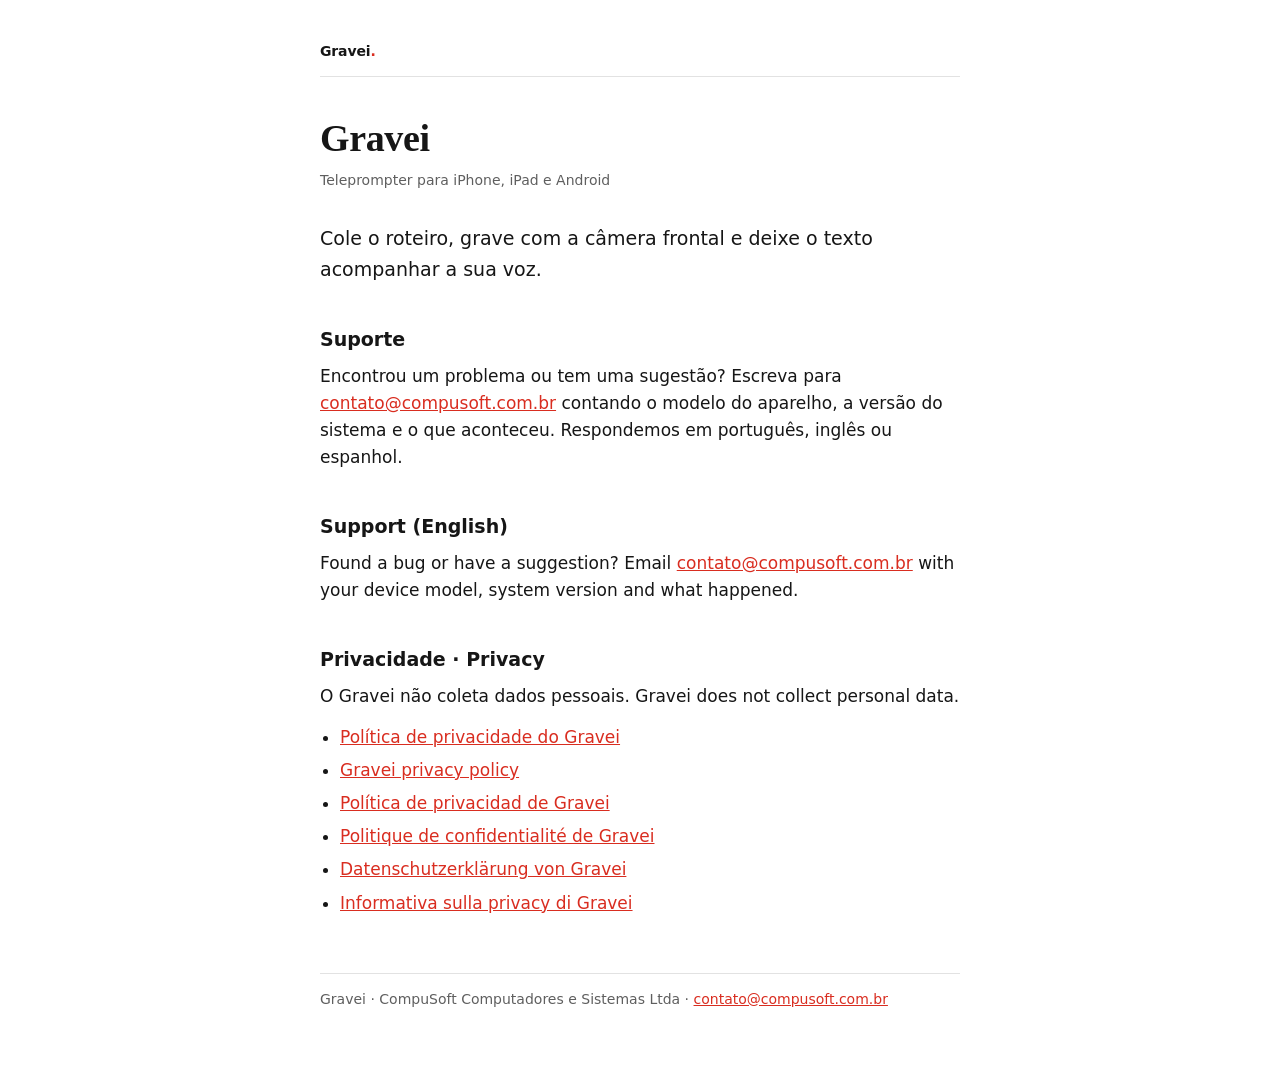
<file: index.html>
<!doctype html>
<html lang="pt-BR">
<head>
<meta charset="utf-8">
<meta name="viewport" content="width=device-width, initial-scale=1">
<title>Gravei: suporte</title>
<meta name="color-scheme" content="light dark">
<link rel="stylesheet" href="style.css">
</head>
<body>
<main>
<div class="top">
<a class="brand" href="">Gravei<span>.</span></a>
<nav class="langs"></nav>
</div>
<h1>Gravei</h1>
<p class="date">Teleprompter para iPhone, iPad e Android</p>
<p class="lead">Cole o roteiro, grave com a câmera frontal e deixe o texto acompanhar a sua voz.</p>

<h2>Suporte</h2>
<p>Encontrou um problema ou tem uma sugestão? Escreva para <a href="mailto:contato@compusoft.com.br">contato@compusoft.com.br</a> contando o modelo do aparelho, a versão do sistema e o que aconteceu. Respondemos em português, inglês ou espanhol.</p>

<h2>Support (English)</h2>
<p>Found a bug or have a suggestion? Email <a href="mailto:contato@compusoft.com.br">contato@compusoft.com.br</a> with your device model, system version and what happened.</p>

<h2>Privacidade · Privacy</h2>
<p>O Gravei não coleta dados pessoais. Gravei does not collect personal data.</p>
<ul><li><a href="privacy/pt/">Política de privacidade do Gravei</a></li><li><a href="privacy/en/">Gravei privacy policy</a></li><li><a href="privacy/es/">Política de privacidad de Gravei</a></li><li><a href="privacy/fr/">Politique de confidentialité de Gravei</a></li><li><a href="privacy/de/">Datenschutzerklärung von Gravei</a></li><li><a href="privacy/it/">Informativa sulla privacy di Gravei</a></li></ul>

<footer>Gravei · CompuSoft Computadores e Sistemas Ltda · <a href="mailto:contato@compusoft.com.br">contato@compusoft.com.br</a></footer>
</main>
</body>
</html>
</file>
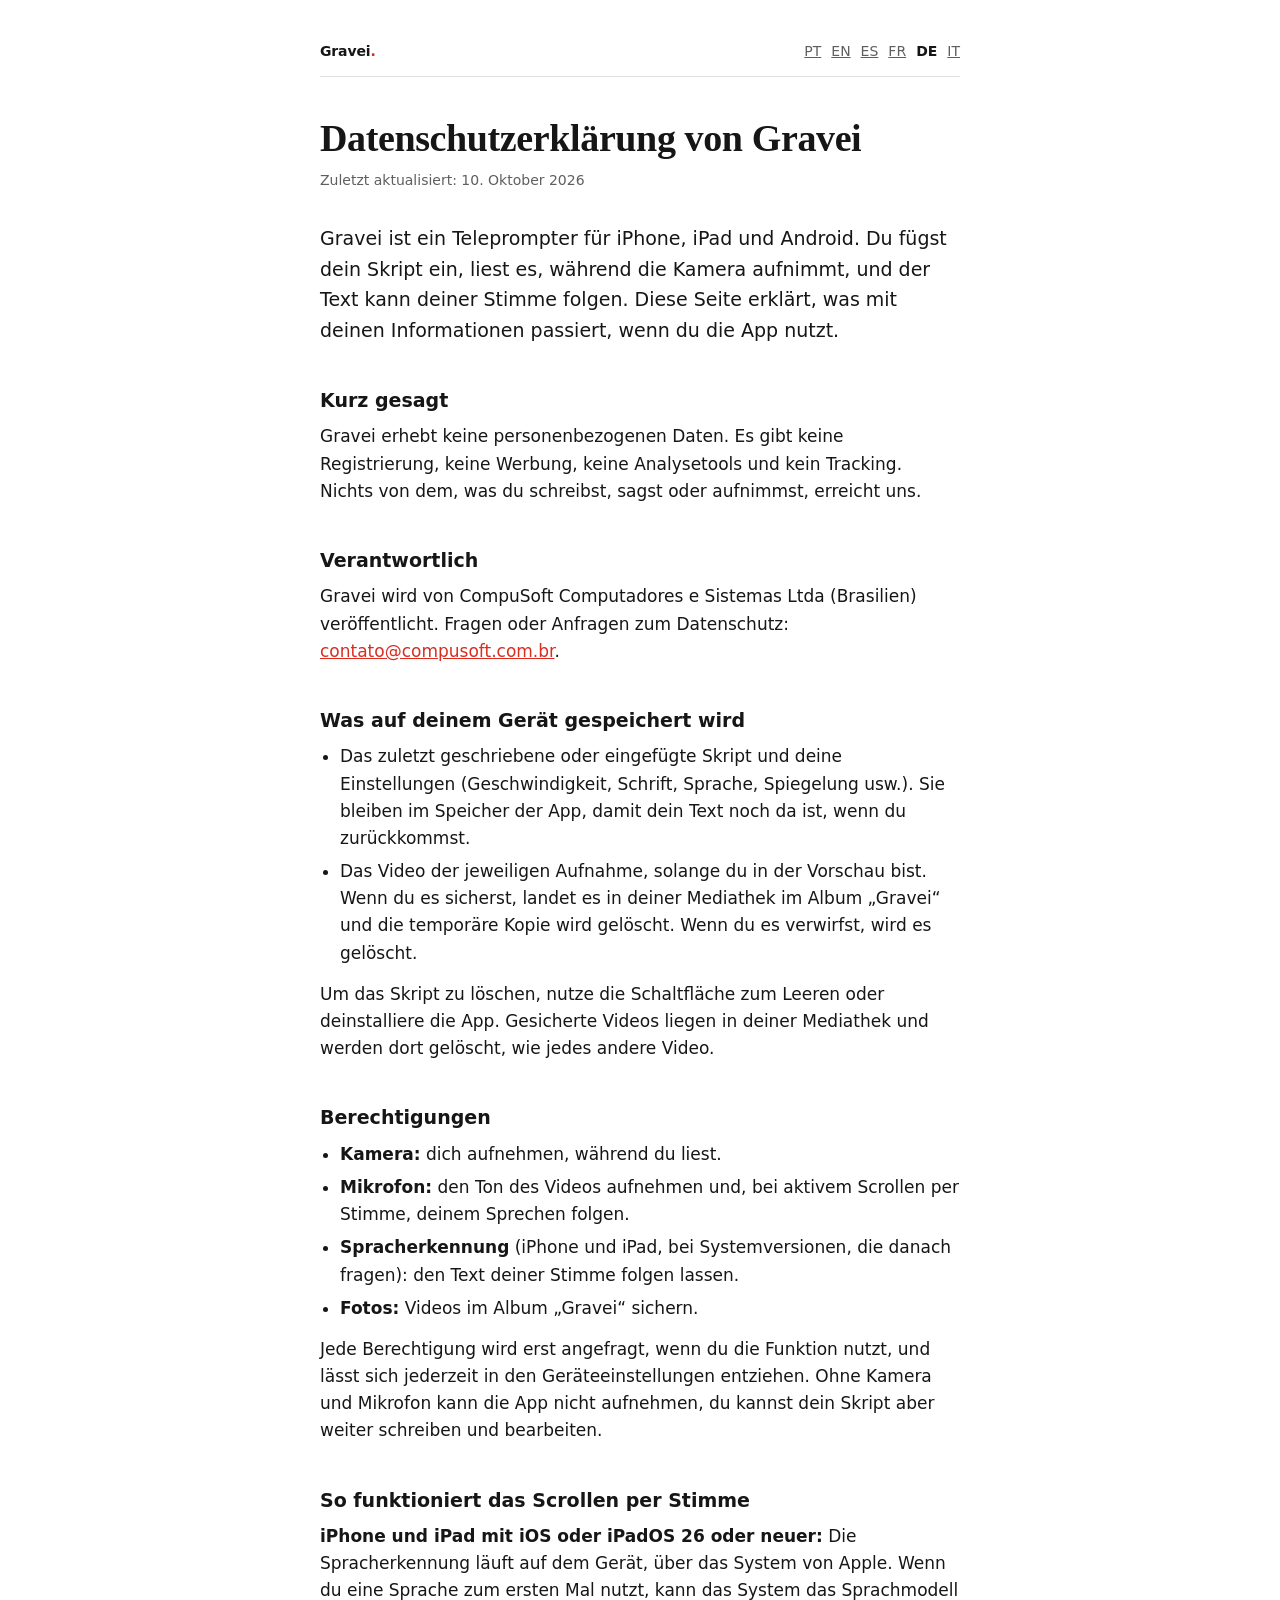
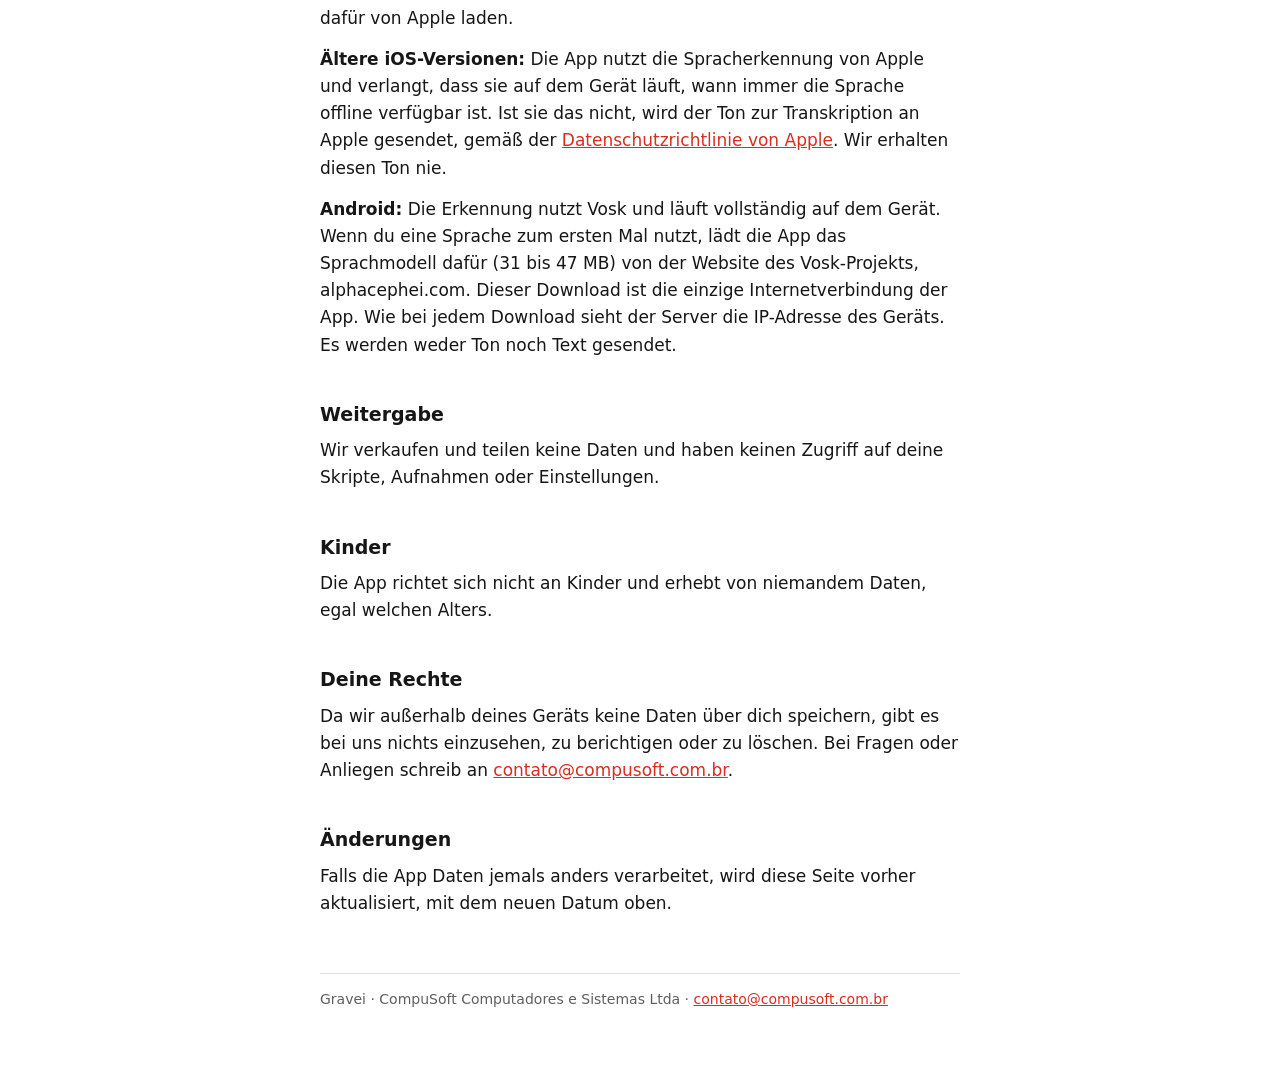
<file: privacy/de/index.html>
<!doctype html>
<html lang="de">
<head>
<meta charset="utf-8">
<meta name="viewport" content="width=device-width, initial-scale=1">
<title>Datenschutzerklärung von Gravei</title>
<meta name="color-scheme" content="light dark">
<link rel="stylesheet" href="../../style.css">
</head>
<body>
<main>
<div class="top">
<a class="brand" href="../../">Gravei<span>.</span></a>
<nav class="langs"><a href="../pt/">PT</a><a href="../en/">EN</a><a href="../es/">ES</a><a href="../fr/">FR</a><a href="../de/" aria-current="page">DE</a><a href="../it/">IT</a></nav>
</div>
<h1>Datenschutzerklärung von Gravei</h1>
<p class="date">Zuletzt aktualisiert: 10. Oktober 2026</p>

<p class="lead">Gravei ist ein Teleprompter für iPhone, iPad und Android. Du fügst dein Skript ein, liest es, während die Kamera aufnimmt, und der Text kann deiner Stimme folgen. Diese Seite erklärt, was mit deinen Informationen passiert, wenn du die App nutzt.</p>

<h2>Kurz gesagt</h2>
<p>Gravei erhebt keine personenbezogenen Daten. Es gibt keine Registrierung, keine Werbung, keine Analysetools und kein Tracking. Nichts von dem, was du schreibst, sagst oder aufnimmst, erreicht uns.</p>

<h2>Verantwortlich</h2>
<p>Gravei wird von CompuSoft Computadores e Sistemas Ltda (Brasilien) veröffentlicht. Fragen oder Anfragen zum Datenschutz: <a href="mailto:contato@compusoft.com.br">contato@compusoft.com.br</a>.</p>

<h2>Was auf deinem Gerät gespeichert wird</h2>
<ul>
<li>Das zuletzt geschriebene oder eingefügte Skript und deine Einstellungen (Geschwindigkeit, Schrift, Sprache, Spiegelung usw.). Sie bleiben im Speicher der App, damit dein Text noch da ist, wenn du zurückkommst.</li>
<li>Das Video der jeweiligen Aufnahme, solange du in der Vorschau bist. Wenn du es sicherst, landet es in deiner Mediathek im Album „Gravei“ und die temporäre Kopie wird gelöscht. Wenn du es verwirfst, wird es gelöscht.</li>
</ul>
<p>Um das Skript zu löschen, nutze die Schaltfläche zum Leeren oder deinstalliere die App. Gesicherte Videos liegen in deiner Mediathek und werden dort gelöscht, wie jedes andere Video.</p>

<h2>Berechtigungen</h2>
<ul>
<li><strong>Kamera:</strong> dich aufnehmen, während du liest.</li>
<li><strong>Mikrofon:</strong> den Ton des Videos aufnehmen und, bei aktivem Scrollen per Stimme, deinem Sprechen folgen.</li>
<li><strong>Spracherkennung</strong> (iPhone und iPad, bei Systemversionen, die danach fragen): den Text deiner Stimme folgen lassen.</li>
<li><strong>Fotos:</strong> Videos im Album „Gravei“ sichern.</li>
</ul>
<p>Jede Berechtigung wird erst angefragt, wenn du die Funktion nutzt, und lässt sich jederzeit in den Geräteeinstellungen entziehen. Ohne Kamera und Mikrofon kann die App nicht aufnehmen, du kannst dein Skript aber weiter schreiben und bearbeiten.</p>

<h2>So funktioniert das Scrollen per Stimme</h2>
<p><strong>iPhone und iPad mit iOS oder iPadOS 26 oder neuer:</strong> Die Spracherkennung läuft auf dem Gerät, über das System von Apple. Wenn du eine Sprache zum ersten Mal nutzt, kann das System das Sprachmodell dafür von Apple laden.</p>
<p><strong>Ältere iOS-Versionen:</strong> Die App nutzt die Spracherkennung von Apple und verlangt, dass sie auf dem Gerät läuft, wann immer die Sprache offline verfügbar ist. Ist sie das nicht, wird der Ton zur Transkription an Apple gesendet, gemäß der <a href="https://www.apple.com/de/legal/privacy/">Datenschutzrichtlinie von Apple</a>. Wir erhalten diesen Ton nie.</p>
<p><strong>Android:</strong> Die Erkennung nutzt Vosk und läuft vollständig auf dem Gerät. Wenn du eine Sprache zum ersten Mal nutzt, lädt die App das Sprachmodell dafür (31 bis 47 MB) von der Website des Vosk-Projekts, alphacephei.com. Dieser Download ist die einzige Internetverbindung der App. Wie bei jedem Download sieht der Server die IP-Adresse des Geräts. Es werden weder Ton noch Text gesendet.</p>

<h2>Weitergabe</h2>
<p>Wir verkaufen und teilen keine Daten und haben keinen Zugriff auf deine Skripte, Aufnahmen oder Einstellungen.</p>

<h2>Kinder</h2>
<p>Die App richtet sich nicht an Kinder und erhebt von niemandem Daten, egal welchen Alters.</p>

<h2>Deine Rechte</h2>
<p>Da wir außerhalb deines Geräts keine Daten über dich speichern, gibt es bei uns nichts einzusehen, zu berichtigen oder zu löschen. Bei Fragen oder Anliegen schreib an <a href="mailto:contato@compusoft.com.br">contato@compusoft.com.br</a>.</p>

<h2>Änderungen</h2>
<p>Falls die App Daten jemals anders verarbeitet, wird diese Seite vorher aktualisiert, mit dem neuen Datum oben.</p>

<footer>Gravei · CompuSoft Computadores e Sistemas Ltda · <a href="mailto:contato@compusoft.com.br">contato@compusoft.com.br</a></footer>
</main>
</body>
</html>
</file>
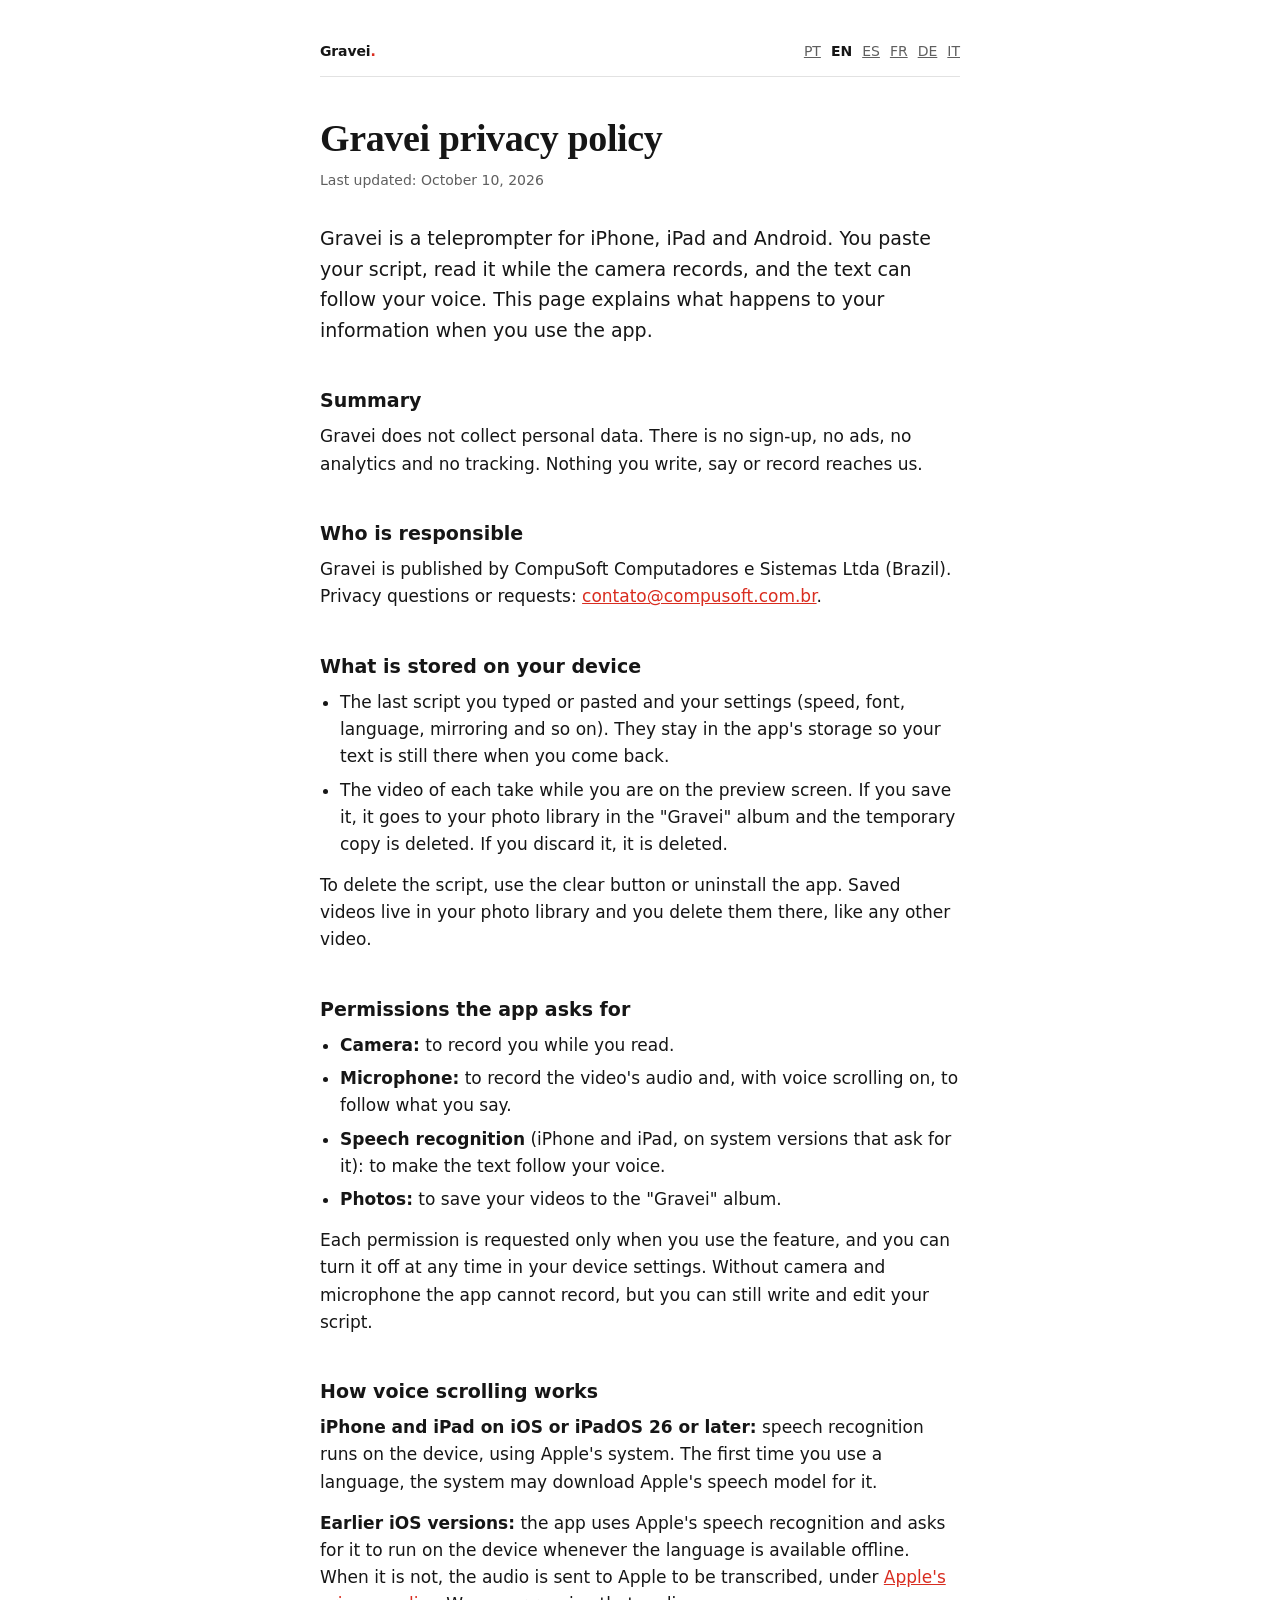
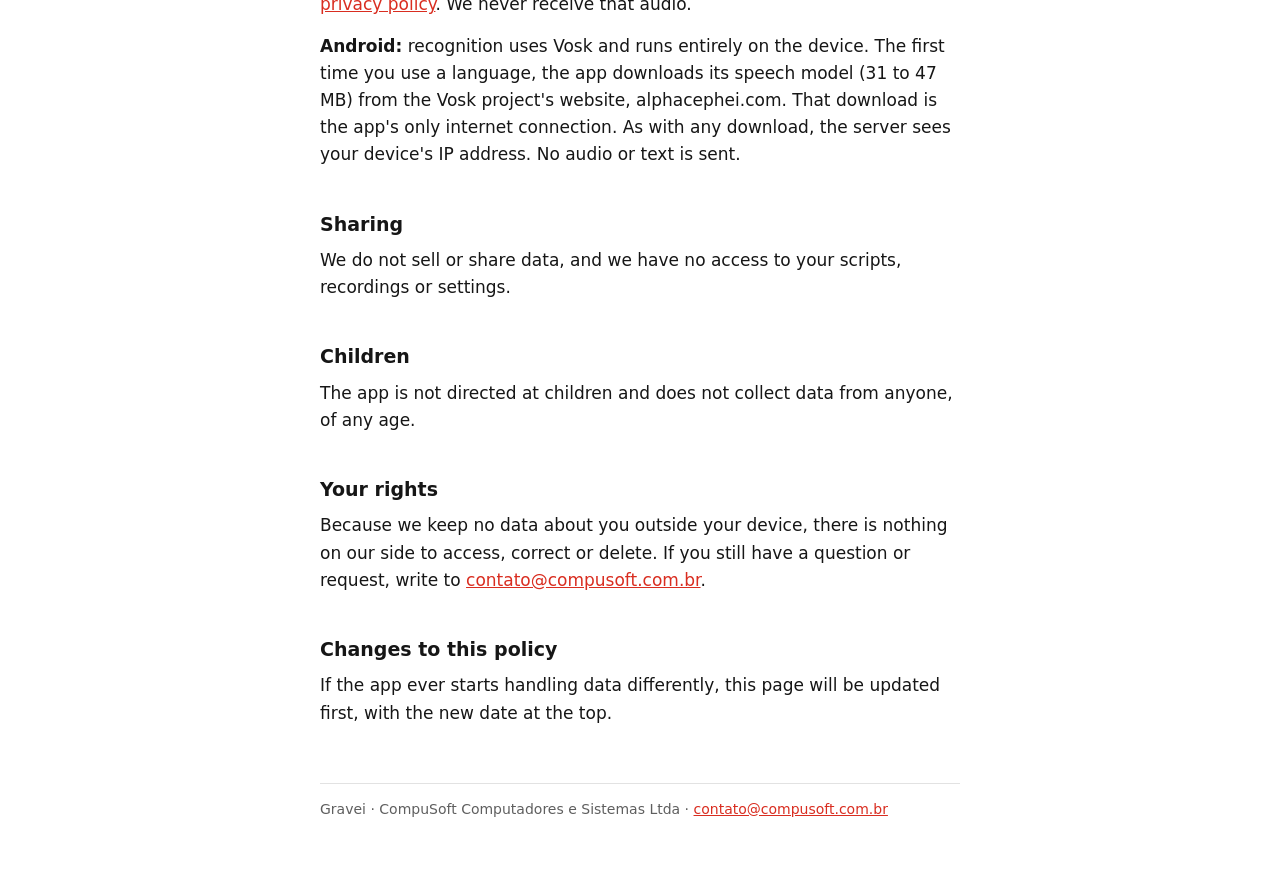
<file: privacy/en/index.html>
<!doctype html>
<html lang="en">
<head>
<meta charset="utf-8">
<meta name="viewport" content="width=device-width, initial-scale=1">
<title>Gravei privacy policy</title>
<meta name="color-scheme" content="light dark">
<link rel="stylesheet" href="../../style.css">
</head>
<body>
<main>
<div class="top">
<a class="brand" href="../../">Gravei<span>.</span></a>
<nav class="langs"><a href="../pt/">PT</a><a href="../en/" aria-current="page">EN</a><a href="../es/">ES</a><a href="../fr/">FR</a><a href="../de/">DE</a><a href="../it/">IT</a></nav>
</div>
<h1>Gravei privacy policy</h1>
<p class="date">Last updated: October 10, 2026</p>

<p class="lead">Gravei is a teleprompter for iPhone, iPad and Android. You paste your script, read it while the camera records, and the text can follow your voice. This page explains what happens to your information when you use the app.</p>

<h2>Summary</h2>
<p>Gravei does not collect personal data. There is no sign-up, no ads, no analytics and no tracking. Nothing you write, say or record reaches us.</p>

<h2>Who is responsible</h2>
<p>Gravei is published by CompuSoft Computadores e Sistemas Ltda (Brazil). Privacy questions or requests: <a href="mailto:contato@compusoft.com.br">contato@compusoft.com.br</a>.</p>

<h2>What is stored on your device</h2>
<ul>
<li>The last script you typed or pasted and your settings (speed, font, language, mirroring and so on). They stay in the app's storage so your text is still there when you come back.</li>
<li>The video of each take while you are on the preview screen. If you save it, it goes to your photo library in the "Gravei" album and the temporary copy is deleted. If you discard it, it is deleted.</li>
</ul>
<p>To delete the script, use the clear button or uninstall the app. Saved videos live in your photo library and you delete them there, like any other video.</p>

<h2>Permissions the app asks for</h2>
<ul>
<li><strong>Camera:</strong> to record you while you read.</li>
<li><strong>Microphone:</strong> to record the video's audio and, with voice scrolling on, to follow what you say.</li>
<li><strong>Speech recognition</strong> (iPhone and iPad, on system versions that ask for it): to make the text follow your voice.</li>
<li><strong>Photos:</strong> to save your videos to the "Gravei" album.</li>
</ul>
<p>Each permission is requested only when you use the feature, and you can turn it off at any time in your device settings. Without camera and microphone the app cannot record, but you can still write and edit your script.</p>

<h2>How voice scrolling works</h2>
<p><strong>iPhone and iPad on iOS or iPadOS 26 or later:</strong> speech recognition runs on the device, using Apple's system. The first time you use a language, the system may download Apple's speech model for it.</p>
<p><strong>Earlier iOS versions:</strong> the app uses Apple's speech recognition and asks for it to run on the device whenever the language is available offline. When it is not, the audio is sent to Apple to be transcribed, under <a href="https://www.apple.com/legal/privacy/">Apple's privacy policy</a>. We never receive that audio.</p>
<p><strong>Android:</strong> recognition uses Vosk and runs entirely on the device. The first time you use a language, the app downloads its speech model (31 to 47 MB) from the Vosk project's website, alphacephei.com. That download is the app's only internet connection. As with any download, the server sees your device's IP address. No audio or text is sent.</p>

<h2>Sharing</h2>
<p>We do not sell or share data, and we have no access to your scripts, recordings or settings.</p>

<h2>Children</h2>
<p>The app is not directed at children and does not collect data from anyone, of any age.</p>

<h2>Your rights</h2>
<p>Because we keep no data about you outside your device, there is nothing on our side to access, correct or delete. If you still have a question or request, write to <a href="mailto:contato@compusoft.com.br">contato@compusoft.com.br</a>.</p>

<h2>Changes to this policy</h2>
<p>If the app ever starts handling data differently, this page will be updated first, with the new date at the top.</p>

<footer>Gravei · CompuSoft Computadores e Sistemas Ltda · <a href="mailto:contato@compusoft.com.br">contato@compusoft.com.br</a></footer>
</main>
</body>
</html>
</file>
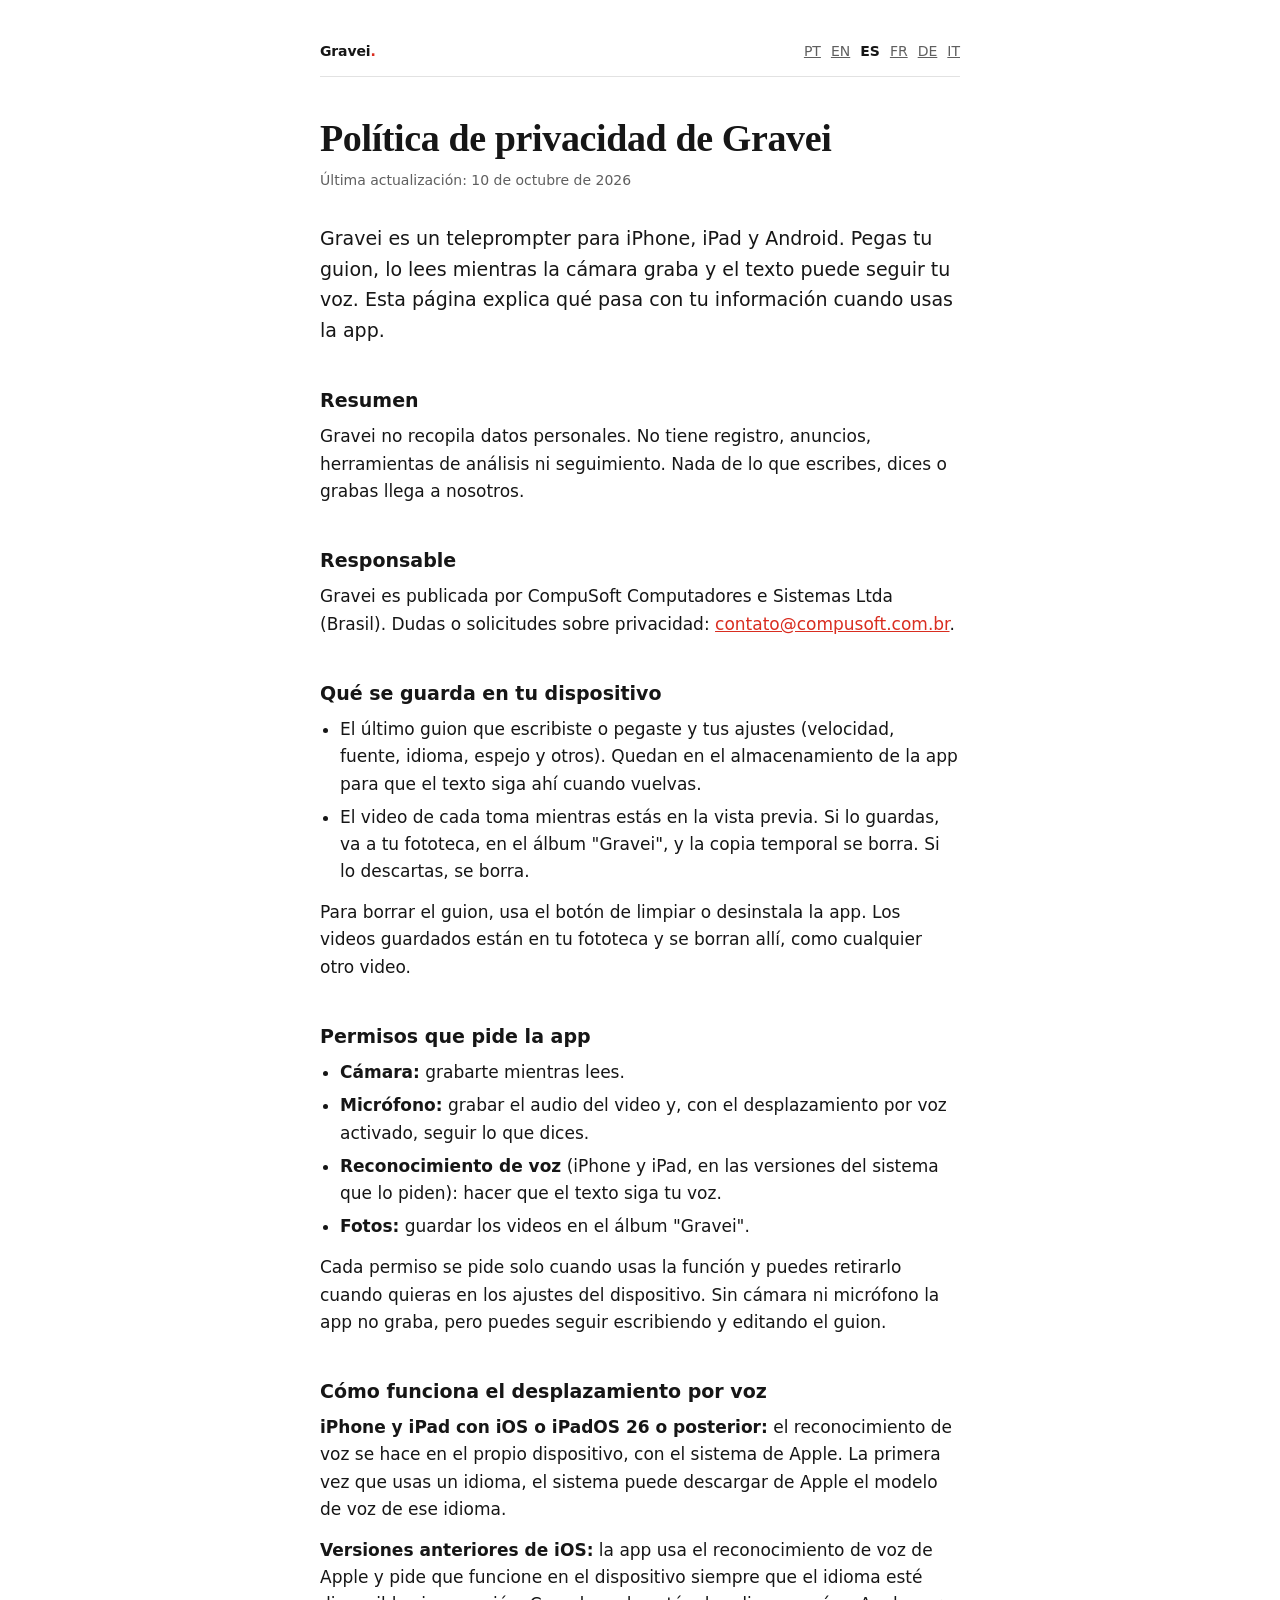
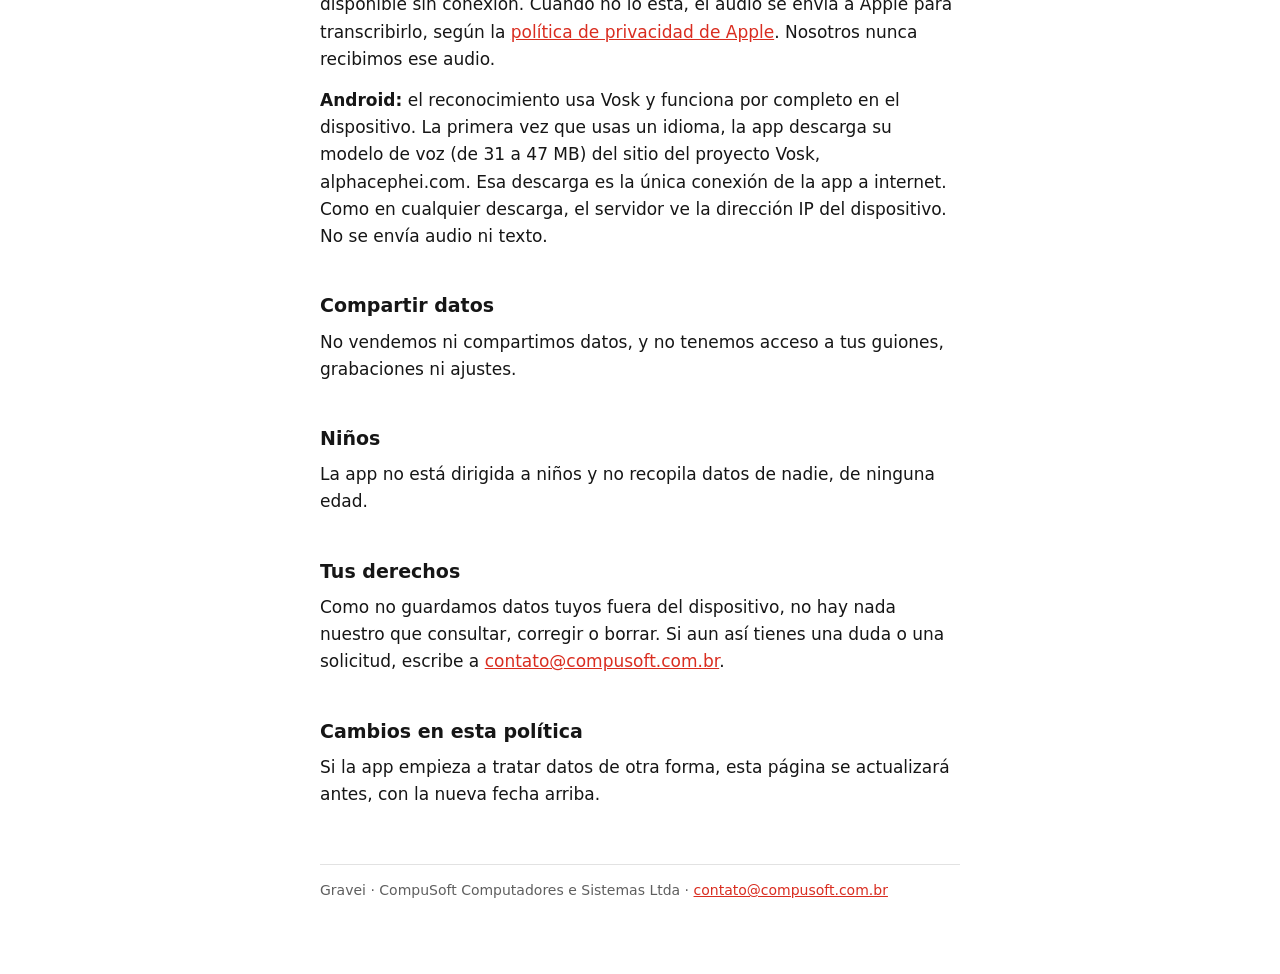
<file: privacy/es/index.html>
<!doctype html>
<html lang="es">
<head>
<meta charset="utf-8">
<meta name="viewport" content="width=device-width, initial-scale=1">
<title>Política de privacidad de Gravei</title>
<meta name="color-scheme" content="light dark">
<link rel="stylesheet" href="../../style.css">
</head>
<body>
<main>
<div class="top">
<a class="brand" href="../../">Gravei<span>.</span></a>
<nav class="langs"><a href="../pt/">PT</a><a href="../en/">EN</a><a href="../es/" aria-current="page">ES</a><a href="../fr/">FR</a><a href="../de/">DE</a><a href="../it/">IT</a></nav>
</div>
<h1>Política de privacidad de Gravei</h1>
<p class="date">Última actualización: 10 de octubre de 2026</p>

<p class="lead">Gravei es un teleprompter para iPhone, iPad y Android. Pegas tu guion, lo lees mientras la cámara graba y el texto puede seguir tu voz. Esta página explica qué pasa con tu información cuando usas la app.</p>

<h2>Resumen</h2>
<p>Gravei no recopila datos personales. No tiene registro, anuncios, herramientas de análisis ni seguimiento. Nada de lo que escribes, dices o grabas llega a nosotros.</p>

<h2>Responsable</h2>
<p>Gravei es publicada por CompuSoft Computadores e Sistemas Ltda (Brasil). Dudas o solicitudes sobre privacidad: <a href="mailto:contato@compusoft.com.br">contato@compusoft.com.br</a>.</p>

<h2>Qué se guarda en tu dispositivo</h2>
<ul>
<li>El último guion que escribiste o pegaste y tus ajustes (velocidad, fuente, idioma, espejo y otros). Quedan en el almacenamiento de la app para que el texto siga ahí cuando vuelvas.</li>
<li>El video de cada toma mientras estás en la vista previa. Si lo guardas, va a tu fototeca, en el álbum "Gravei", y la copia temporal se borra. Si lo descartas, se borra.</li>
</ul>
<p>Para borrar el guion, usa el botón de limpiar o desinstala la app. Los videos guardados están en tu fototeca y se borran allí, como cualquier otro video.</p>

<h2>Permisos que pide la app</h2>
<ul>
<li><strong>Cámara:</strong> grabarte mientras lees.</li>
<li><strong>Micrófono:</strong> grabar el audio del video y, con el desplazamiento por voz activado, seguir lo que dices.</li>
<li><strong>Reconocimiento de voz</strong> (iPhone y iPad, en las versiones del sistema que lo piden): hacer que el texto siga tu voz.</li>
<li><strong>Fotos:</strong> guardar los videos en el álbum "Gravei".</li>
</ul>
<p>Cada permiso se pide solo cuando usas la función y puedes retirarlo cuando quieras en los ajustes del dispositivo. Sin cámara ni micrófono la app no graba, pero puedes seguir escribiendo y editando el guion.</p>

<h2>Cómo funciona el desplazamiento por voz</h2>
<p><strong>iPhone y iPad con iOS o iPadOS 26 o posterior:</strong> el reconocimiento de voz se hace en el propio dispositivo, con el sistema de Apple. La primera vez que usas un idioma, el sistema puede descargar de Apple el modelo de voz de ese idioma.</p>
<p><strong>Versiones anteriores de iOS:</strong> la app usa el reconocimiento de voz de Apple y pide que funcione en el dispositivo siempre que el idioma esté disponible sin conexión. Cuando no lo está, el audio se envía a Apple para transcribirlo, según la <a href="https://www.apple.com/es/legal/privacy/">política de privacidad de Apple</a>. Nosotros nunca recibimos ese audio.</p>
<p><strong>Android:</strong> el reconocimiento usa Vosk y funciona por completo en el dispositivo. La primera vez que usas un idioma, la app descarga su modelo de voz (de 31 a 47 MB) del sitio del proyecto Vosk, alphacephei.com. Esa descarga es la única conexión de la app a internet. Como en cualquier descarga, el servidor ve la dirección IP del dispositivo. No se envía audio ni texto.</p>

<h2>Compartir datos</h2>
<p>No vendemos ni compartimos datos, y no tenemos acceso a tus guiones, grabaciones ni ajustes.</p>

<h2>Niños</h2>
<p>La app no está dirigida a niños y no recopila datos de nadie, de ninguna edad.</p>

<h2>Tus derechos</h2>
<p>Como no guardamos datos tuyos fuera del dispositivo, no hay nada nuestro que consultar, corregir o borrar. Si aun así tienes una duda o una solicitud, escribe a <a href="mailto:contato@compusoft.com.br">contato@compusoft.com.br</a>.</p>

<h2>Cambios en esta política</h2>
<p>Si la app empieza a tratar datos de otra forma, esta página se actualizará antes, con la nueva fecha arriba.</p>

<footer>Gravei · CompuSoft Computadores e Sistemas Ltda · <a href="mailto:contato@compusoft.com.br">contato@compusoft.com.br</a></footer>
</main>
</body>
</html>
</file>
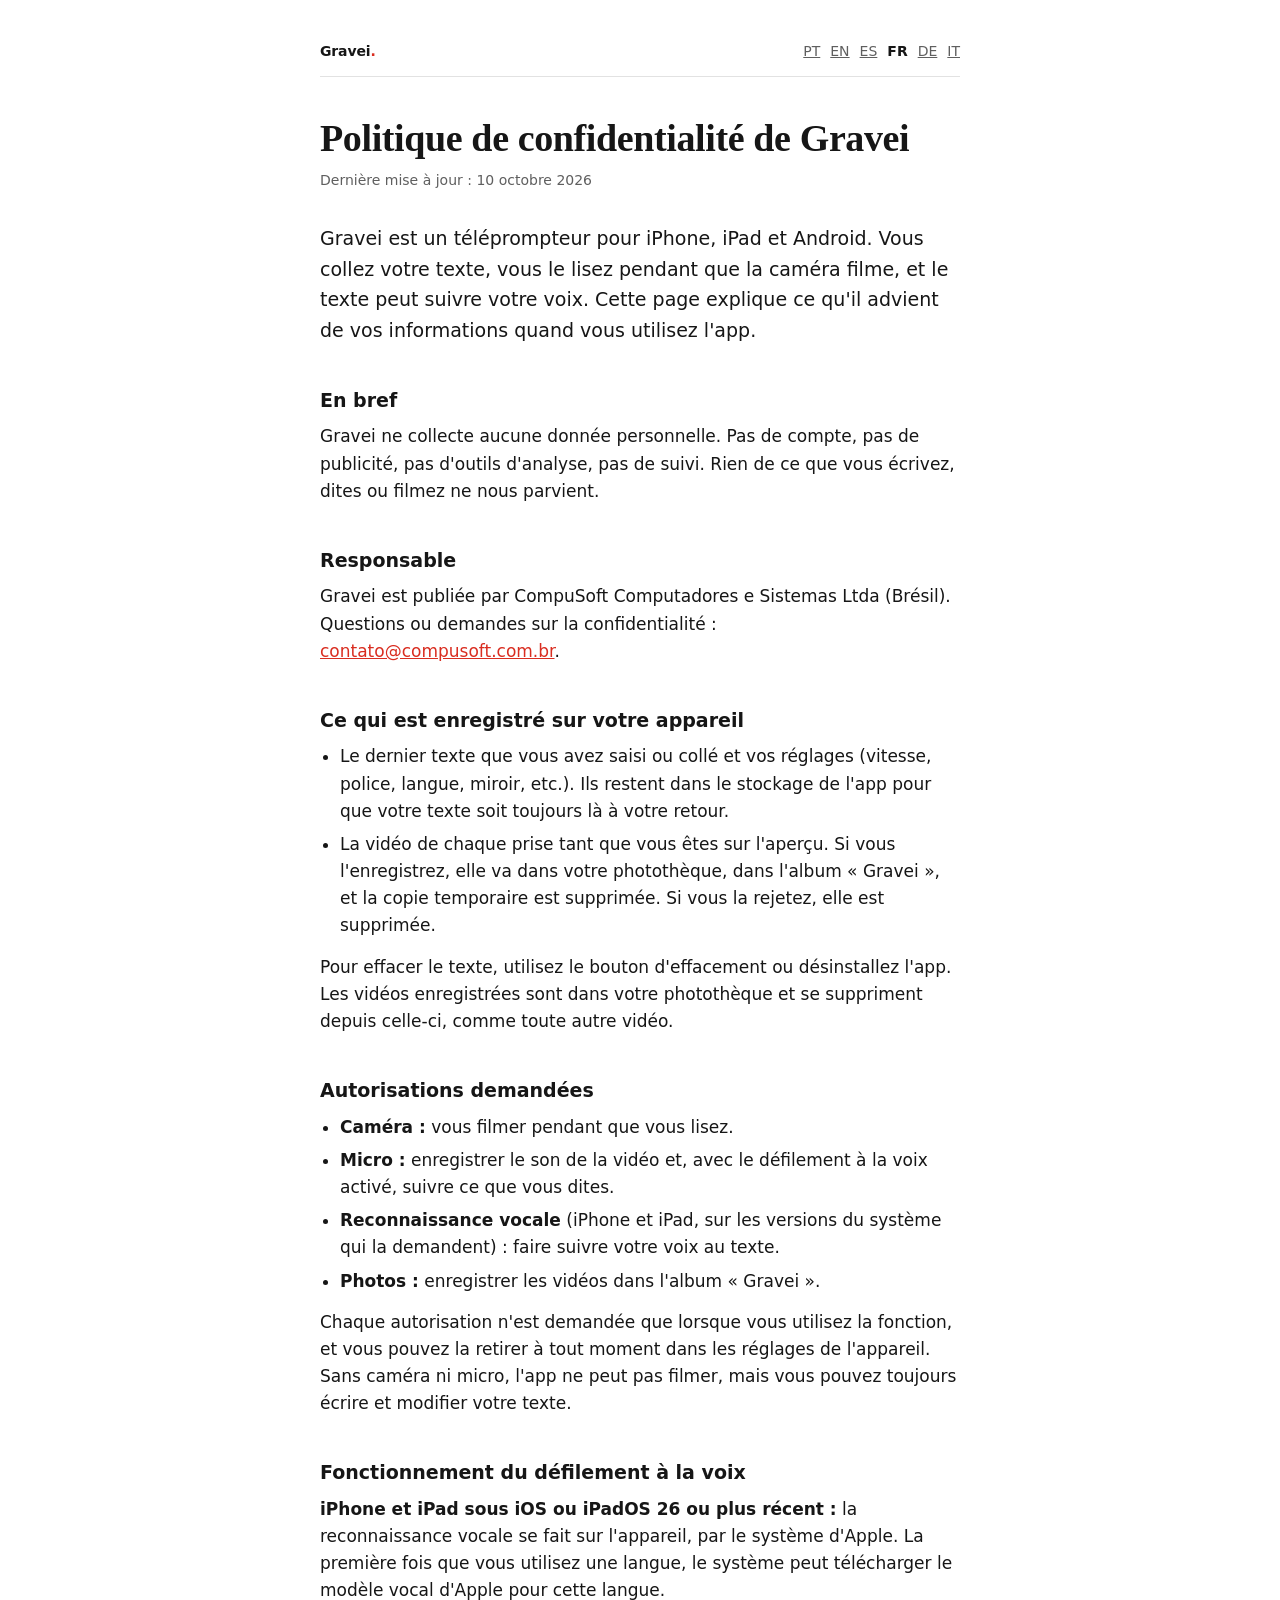
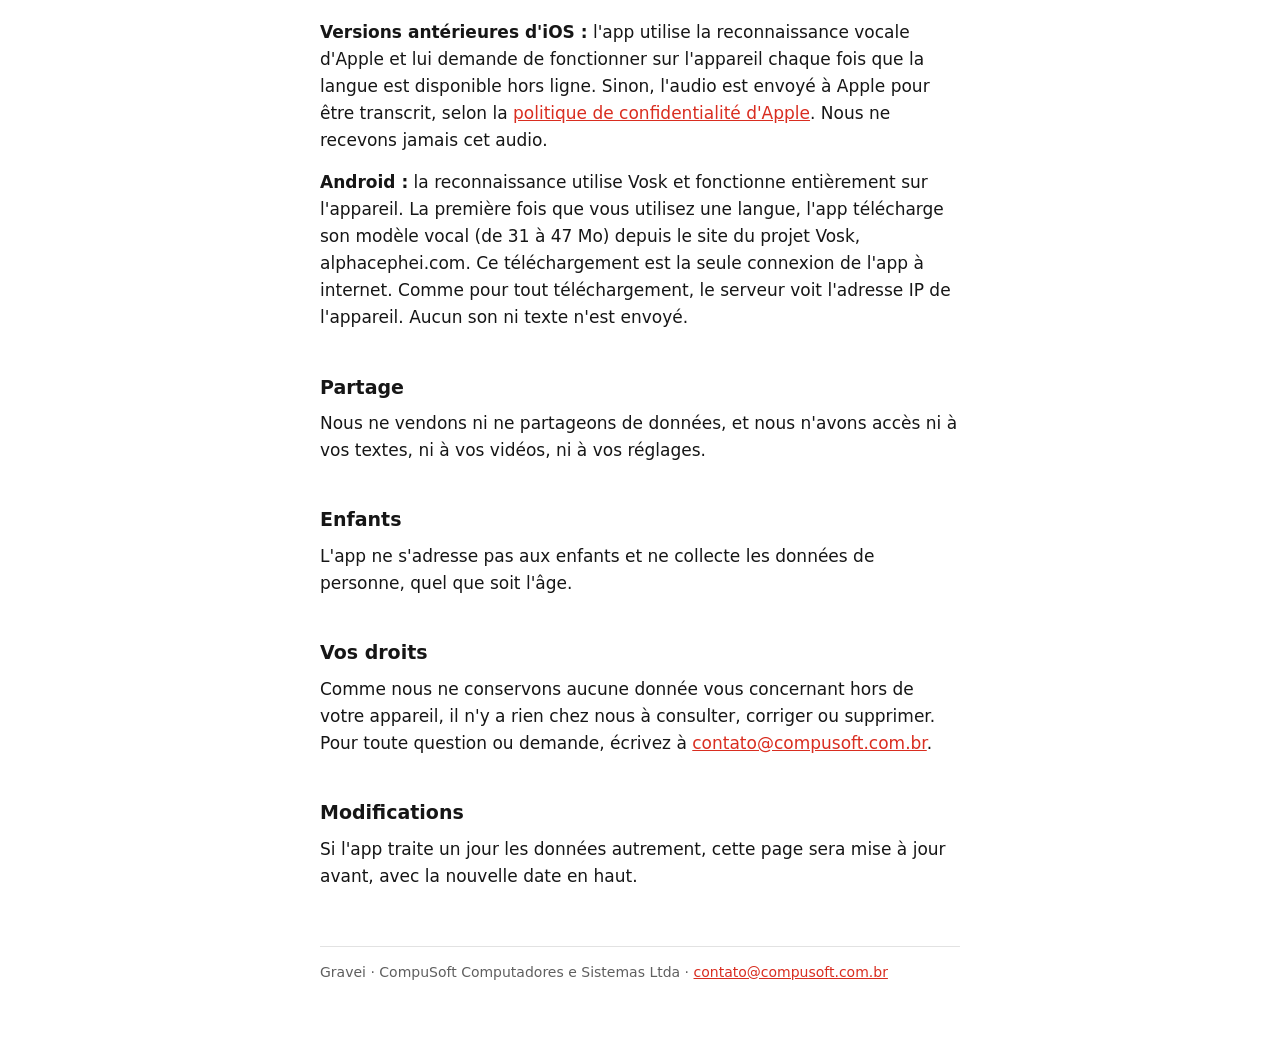
<file: privacy/fr/index.html>
<!doctype html>
<html lang="fr">
<head>
<meta charset="utf-8">
<meta name="viewport" content="width=device-width, initial-scale=1">
<title>Politique de confidentialité de Gravei</title>
<meta name="color-scheme" content="light dark">
<link rel="stylesheet" href="../../style.css">
</head>
<body>
<main>
<div class="top">
<a class="brand" href="../../">Gravei<span>.</span></a>
<nav class="langs"><a href="../pt/">PT</a><a href="../en/">EN</a><a href="../es/">ES</a><a href="../fr/" aria-current="page">FR</a><a href="../de/">DE</a><a href="../it/">IT</a></nav>
</div>
<h1>Politique de confidentialité de Gravei</h1>
<p class="date">Dernière mise à jour : 10 octobre 2026</p>

<p class="lead">Gravei est un téléprompteur pour iPhone, iPad et Android. Vous collez votre texte, vous le lisez pendant que la caméra filme, et le texte peut suivre votre voix. Cette page explique ce qu'il advient de vos informations quand vous utilisez l'app.</p>

<h2>En bref</h2>
<p>Gravei ne collecte aucune donnée personnelle. Pas de compte, pas de publicité, pas d'outils d'analyse, pas de suivi. Rien de ce que vous écrivez, dites ou filmez ne nous parvient.</p>

<h2>Responsable</h2>
<p>Gravei est publiée par CompuSoft Computadores e Sistemas Ltda (Brésil). Questions ou demandes sur la confidentialité : <a href="mailto:contato@compusoft.com.br">contato@compusoft.com.br</a>.</p>

<h2>Ce qui est enregistré sur votre appareil</h2>
<ul>
<li>Le dernier texte que vous avez saisi ou collé et vos réglages (vitesse, police, langue, miroir, etc.). Ils restent dans le stockage de l'app pour que votre texte soit toujours là à votre retour.</li>
<li>La vidéo de chaque prise tant que vous êtes sur l'aperçu. Si vous l'enregistrez, elle va dans votre photothèque, dans l'album « Gravei », et la copie temporaire est supprimée. Si vous la rejetez, elle est supprimée.</li>
</ul>
<p>Pour effacer le texte, utilisez le bouton d'effacement ou désinstallez l'app. Les vidéos enregistrées sont dans votre photothèque et se suppriment depuis celle-ci, comme toute autre vidéo.</p>

<h2>Autorisations demandées</h2>
<ul>
<li><strong>Caméra :</strong> vous filmer pendant que vous lisez.</li>
<li><strong>Micro :</strong> enregistrer le son de la vidéo et, avec le défilement à la voix activé, suivre ce que vous dites.</li>
<li><strong>Reconnaissance vocale</strong> (iPhone et iPad, sur les versions du système qui la demandent) : faire suivre votre voix au texte.</li>
<li><strong>Photos :</strong> enregistrer les vidéos dans l'album « Gravei ».</li>
</ul>
<p>Chaque autorisation n'est demandée que lorsque vous utilisez la fonction, et vous pouvez la retirer à tout moment dans les réglages de l'appareil. Sans caméra ni micro, l'app ne peut pas filmer, mais vous pouvez toujours écrire et modifier votre texte.</p>

<h2>Fonctionnement du défilement à la voix</h2>
<p><strong>iPhone et iPad sous iOS ou iPadOS 26 ou plus récent :</strong> la reconnaissance vocale se fait sur l'appareil, par le système d'Apple. La première fois que vous utilisez une langue, le système peut télécharger le modèle vocal d'Apple pour cette langue.</p>
<p><strong>Versions antérieures d'iOS :</strong> l'app utilise la reconnaissance vocale d'Apple et lui demande de fonctionner sur l'appareil chaque fois que la langue est disponible hors ligne. Sinon, l'audio est envoyé à Apple pour être transcrit, selon la <a href="https://www.apple.com/fr/legal/privacy/">politique de confidentialité d'Apple</a>. Nous ne recevons jamais cet audio.</p>
<p><strong>Android :</strong> la reconnaissance utilise Vosk et fonctionne entièrement sur l'appareil. La première fois que vous utilisez une langue, l'app télécharge son modèle vocal (de 31 à 47 Mo) depuis le site du projet Vosk, alphacephei.com. Ce téléchargement est la seule connexion de l'app à internet. Comme pour tout téléchargement, le serveur voit l'adresse IP de l'appareil. Aucun son ni texte n'est envoyé.</p>

<h2>Partage</h2>
<p>Nous ne vendons ni ne partageons de données, et nous n'avons accès ni à vos textes, ni à vos vidéos, ni à vos réglages.</p>

<h2>Enfants</h2>
<p>L'app ne s'adresse pas aux enfants et ne collecte les données de personne, quel que soit l'âge.</p>

<h2>Vos droits</h2>
<p>Comme nous ne conservons aucune donnée vous concernant hors de votre appareil, il n'y a rien chez nous à consulter, corriger ou supprimer. Pour toute question ou demande, écrivez à <a href="mailto:contato@compusoft.com.br">contato@compusoft.com.br</a>.</p>

<h2>Modifications</h2>
<p>Si l'app traite un jour les données autrement, cette page sera mise à jour avant, avec la nouvelle date en haut.</p>

<footer>Gravei · CompuSoft Computadores e Sistemas Ltda · <a href="mailto:contato@compusoft.com.br">contato@compusoft.com.br</a></footer>
</main>
</body>
</html>
</file>
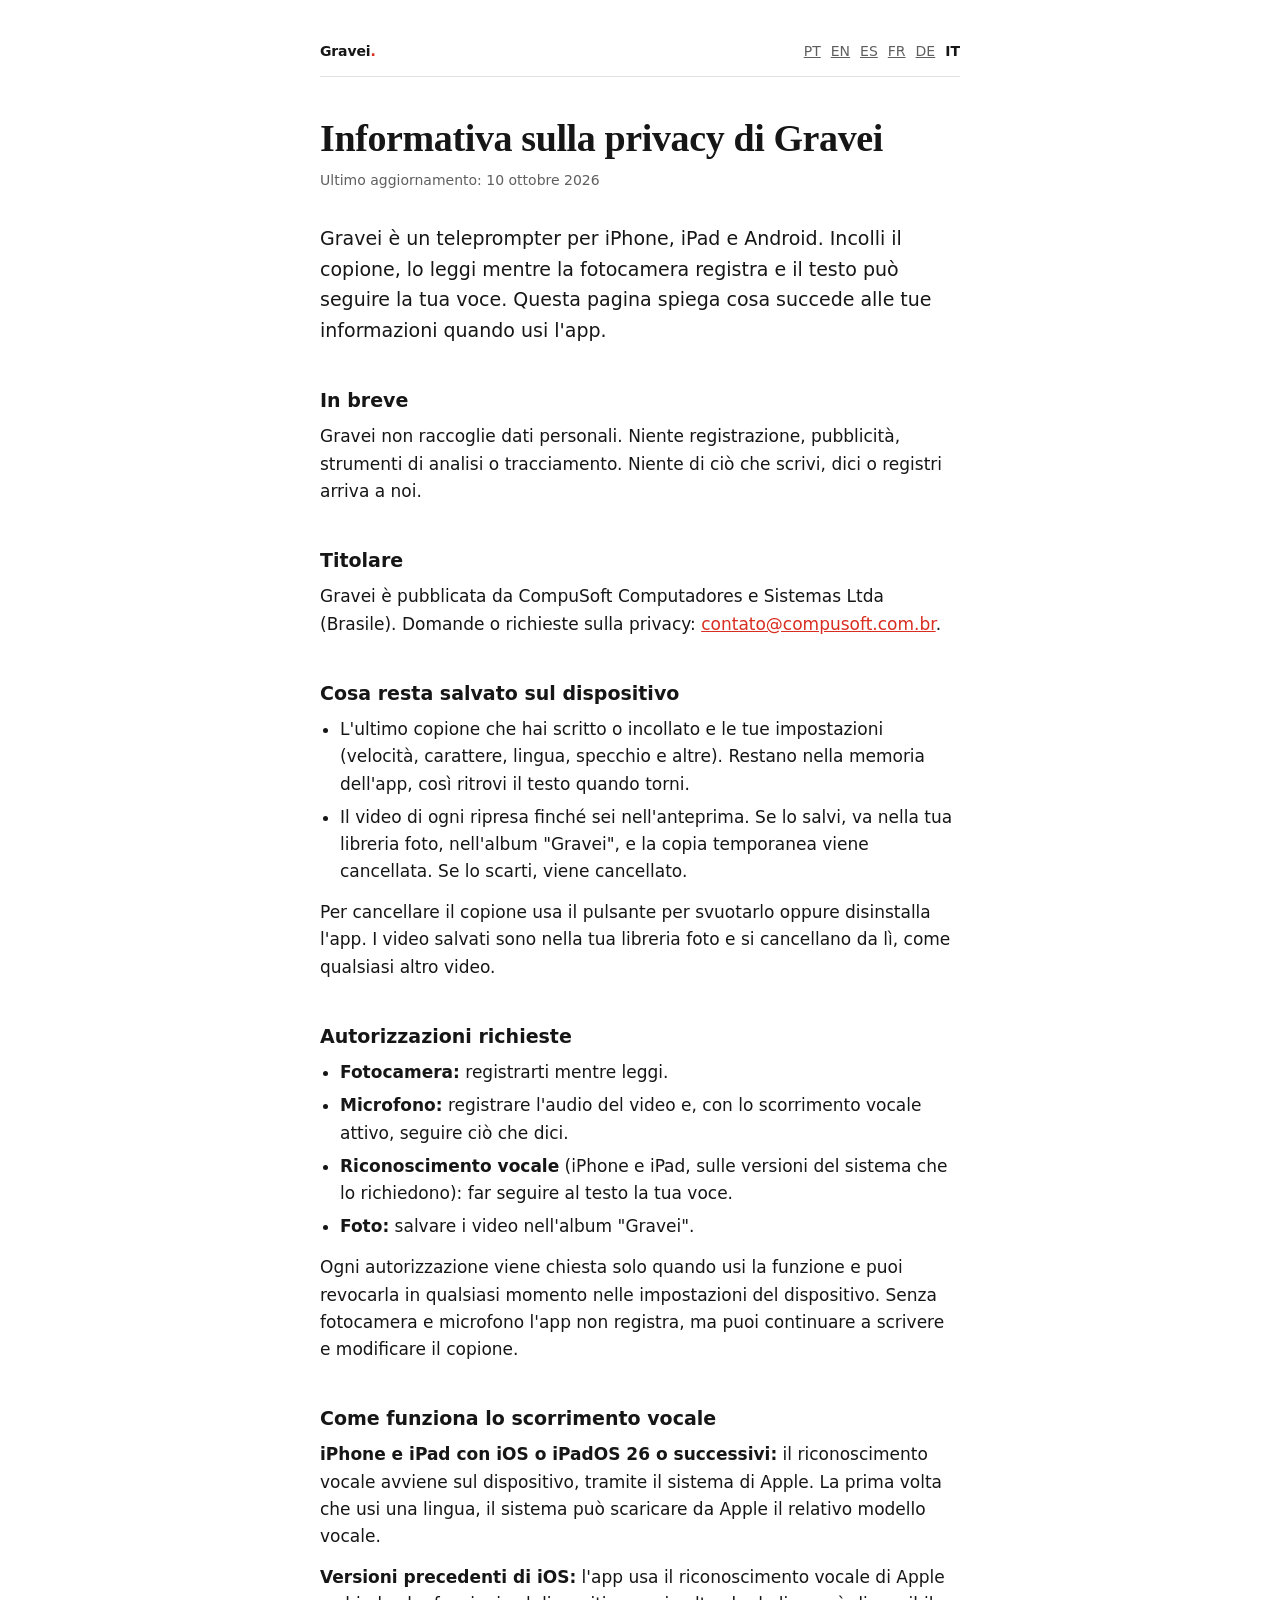
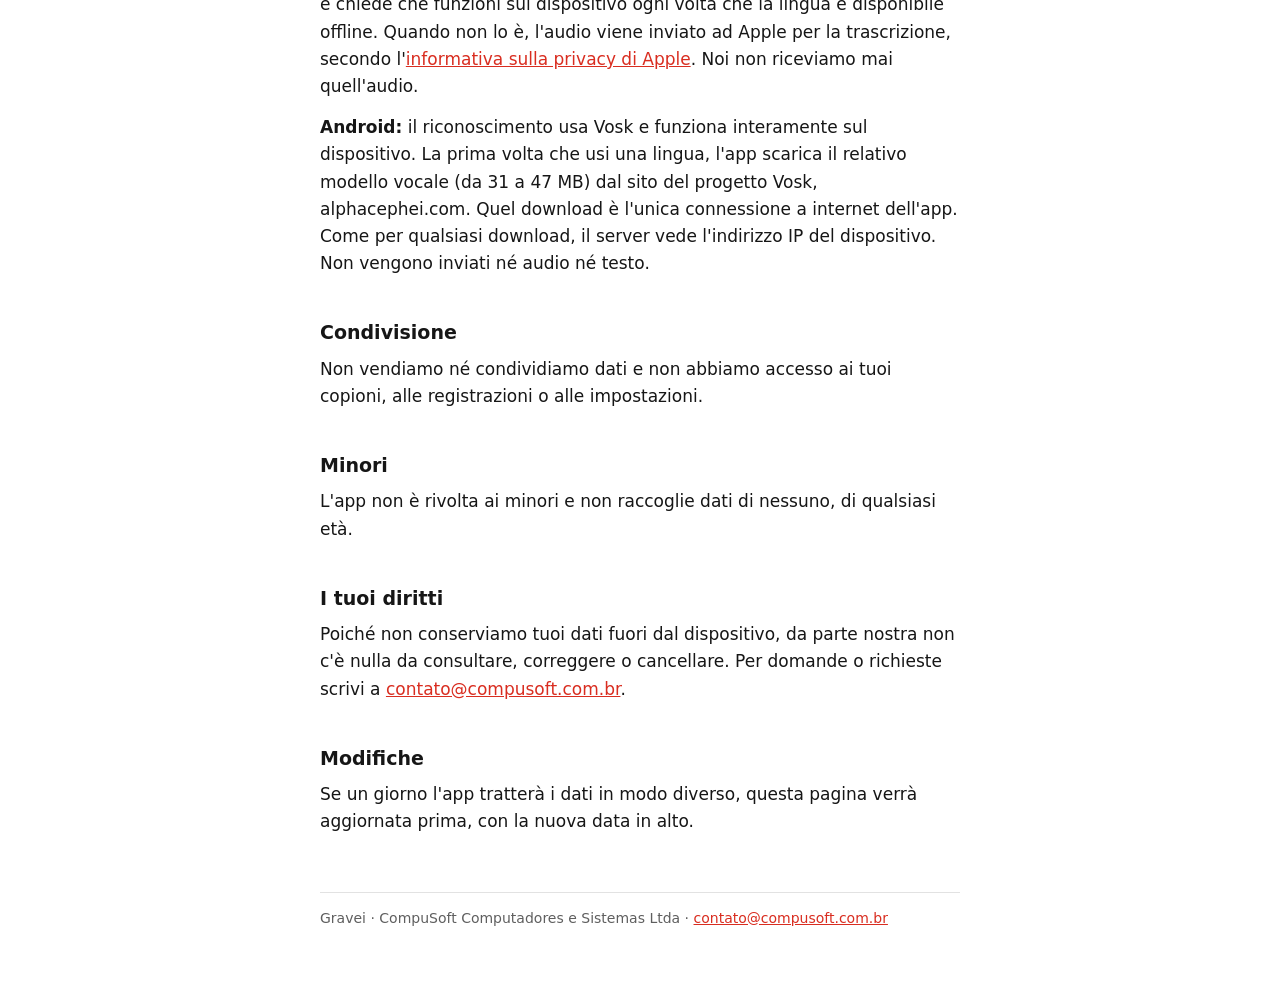
<file: privacy/it/index.html>
<!doctype html>
<html lang="it">
<head>
<meta charset="utf-8">
<meta name="viewport" content="width=device-width, initial-scale=1">
<title>Informativa sulla privacy di Gravei</title>
<meta name="color-scheme" content="light dark">
<link rel="stylesheet" href="../../style.css">
</head>
<body>
<main>
<div class="top">
<a class="brand" href="../../">Gravei<span>.</span></a>
<nav class="langs"><a href="../pt/">PT</a><a href="../en/">EN</a><a href="../es/">ES</a><a href="../fr/">FR</a><a href="../de/">DE</a><a href="../it/" aria-current="page">IT</a></nav>
</div>
<h1>Informativa sulla privacy di Gravei</h1>
<p class="date">Ultimo aggiornamento: 10 ottobre 2026</p>

<p class="lead">Gravei è un teleprompter per iPhone, iPad e Android. Incolli il copione, lo leggi mentre la fotocamera registra e il testo può seguire la tua voce. Questa pagina spiega cosa succede alle tue informazioni quando usi l'app.</p>

<h2>In breve</h2>
<p>Gravei non raccoglie dati personali. Niente registrazione, pubblicità, strumenti di analisi o tracciamento. Niente di ciò che scrivi, dici o registri arriva a noi.</p>

<h2>Titolare</h2>
<p>Gravei è pubblicata da CompuSoft Computadores e Sistemas Ltda (Brasile). Domande o richieste sulla privacy: <a href="mailto:contato@compusoft.com.br">contato@compusoft.com.br</a>.</p>

<h2>Cosa resta salvato sul dispositivo</h2>
<ul>
<li>L'ultimo copione che hai scritto o incollato e le tue impostazioni (velocità, carattere, lingua, specchio e altre). Restano nella memoria dell'app, così ritrovi il testo quando torni.</li>
<li>Il video di ogni ripresa finché sei nell'anteprima. Se lo salvi, va nella tua libreria foto, nell'album "Gravei", e la copia temporanea viene cancellata. Se lo scarti, viene cancellato.</li>
</ul>
<p>Per cancellare il copione usa il pulsante per svuotarlo oppure disinstalla l'app. I video salvati sono nella tua libreria foto e si cancellano da lì, come qualsiasi altro video.</p>

<h2>Autorizzazioni richieste</h2>
<ul>
<li><strong>Fotocamera:</strong> registrarti mentre leggi.</li>
<li><strong>Microfono:</strong> registrare l'audio del video e, con lo scorrimento vocale attivo, seguire ciò che dici.</li>
<li><strong>Riconoscimento vocale</strong> (iPhone e iPad, sulle versioni del sistema che lo richiedono): far seguire al testo la tua voce.</li>
<li><strong>Foto:</strong> salvare i video nell'album "Gravei".</li>
</ul>
<p>Ogni autorizzazione viene chiesta solo quando usi la funzione e puoi revocarla in qualsiasi momento nelle impostazioni del dispositivo. Senza fotocamera e microfono l'app non registra, ma puoi continuare a scrivere e modificare il copione.</p>

<h2>Come funziona lo scorrimento vocale</h2>
<p><strong>iPhone e iPad con iOS o iPadOS 26 o successivi:</strong> il riconoscimento vocale avviene sul dispositivo, tramite il sistema di Apple. La prima volta che usi una lingua, il sistema può scaricare da Apple il relativo modello vocale.</p>
<p><strong>Versioni precedenti di iOS:</strong> l'app usa il riconoscimento vocale di Apple e chiede che funzioni sul dispositivo ogni volta che la lingua è disponibile offline. Quando non lo è, l'audio viene inviato ad Apple per la trascrizione, secondo l'<a href="https://www.apple.com/it/legal/privacy/">informativa sulla privacy di Apple</a>. Noi non riceviamo mai quell'audio.</p>
<p><strong>Android:</strong> il riconoscimento usa Vosk e funziona interamente sul dispositivo. La prima volta che usi una lingua, l'app scarica il relativo modello vocale (da 31 a 47 MB) dal sito del progetto Vosk, alphacephei.com. Quel download è l'unica connessione a internet dell'app. Come per qualsiasi download, il server vede l'indirizzo IP del dispositivo. Non vengono inviati né audio né testo.</p>

<h2>Condivisione</h2>
<p>Non vendiamo né condividiamo dati e non abbiamo accesso ai tuoi copioni, alle registrazioni o alle impostazioni.</p>

<h2>Minori</h2>
<p>L'app non è rivolta ai minori e non raccoglie dati di nessuno, di qualsiasi età.</p>

<h2>I tuoi diritti</h2>
<p>Poiché non conserviamo tuoi dati fuori dal dispositivo, da parte nostra non c'è nulla da consultare, correggere o cancellare. Per domande o richieste scrivi a <a href="mailto:contato@compusoft.com.br">contato@compusoft.com.br</a>.</p>

<h2>Modifiche</h2>
<p>Se un giorno l'app tratterà i dati in modo diverso, questa pagina verrà aggiornata prima, con la nuova data in alto.</p>

<footer>Gravei · CompuSoft Computadores e Sistemas Ltda · <a href="mailto:contato@compusoft.com.br">contato@compusoft.com.br</a></footer>
</main>
</body>
</html>
</file>
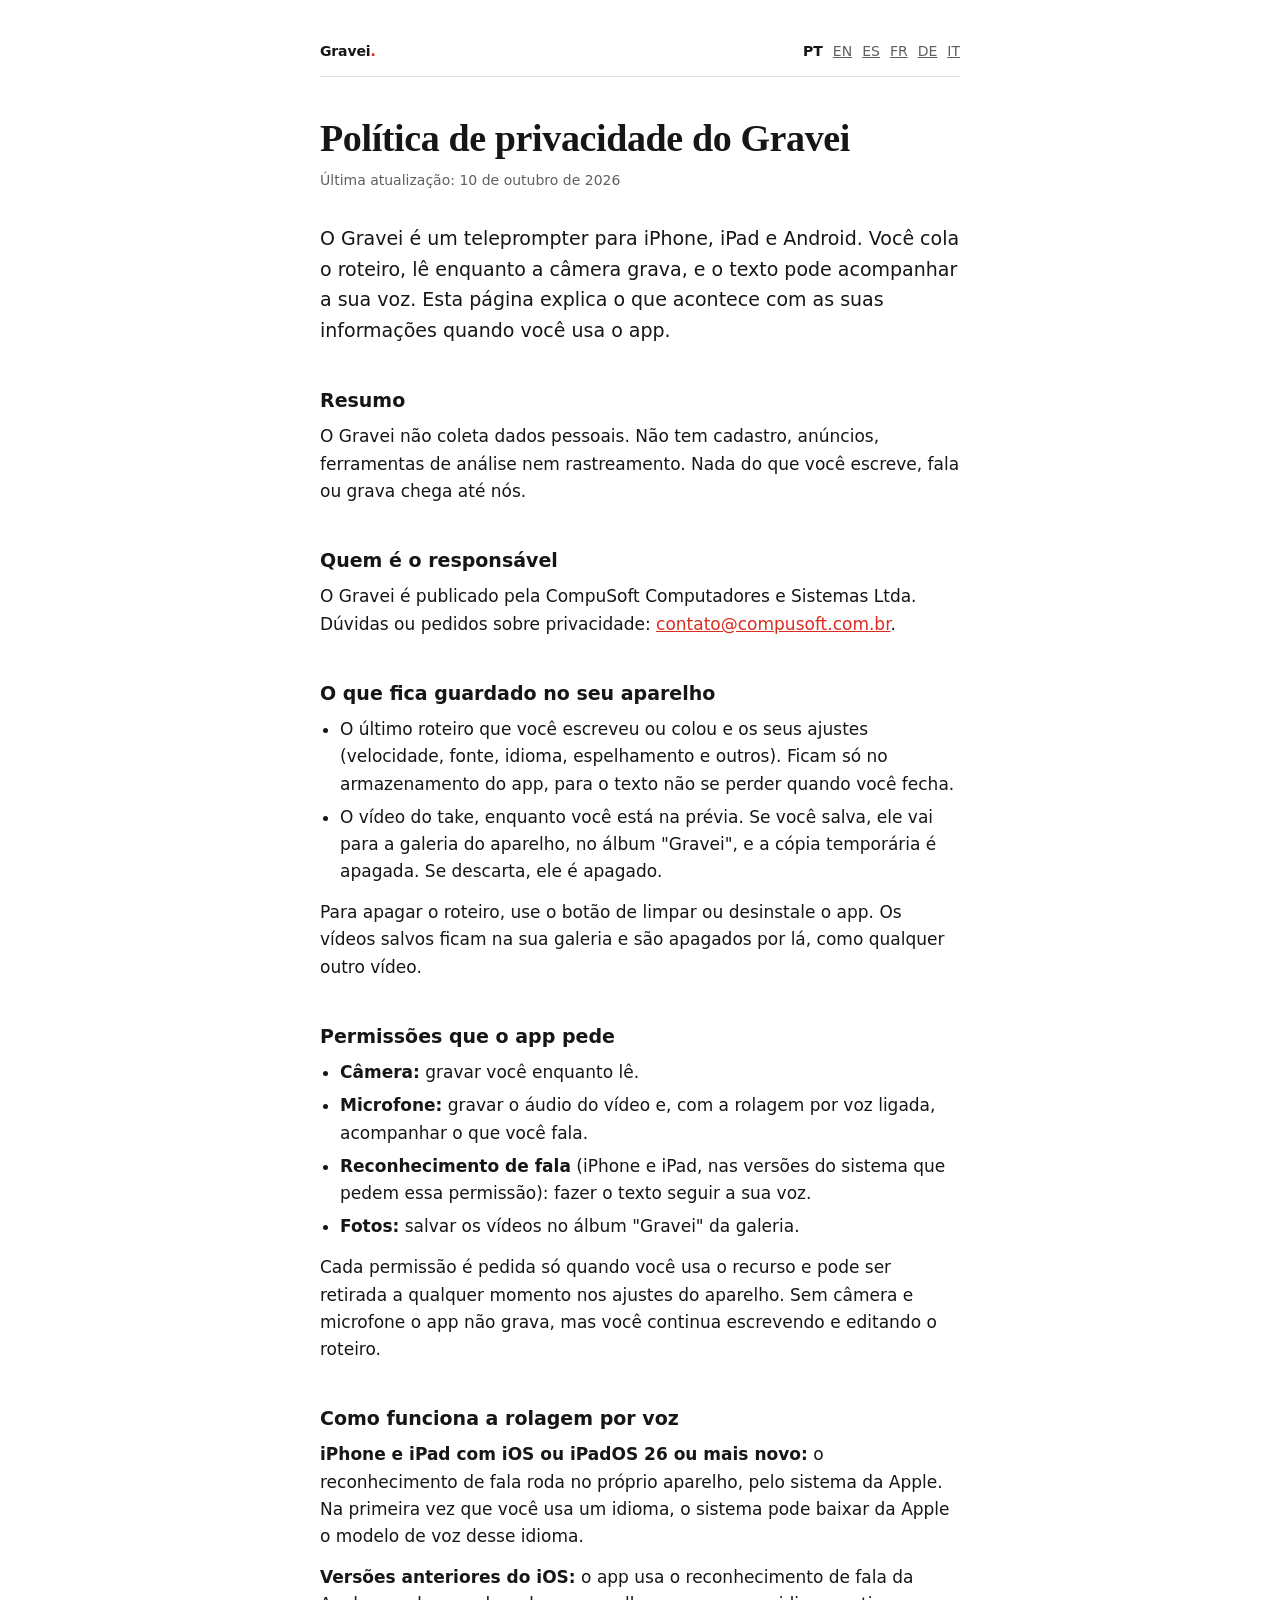
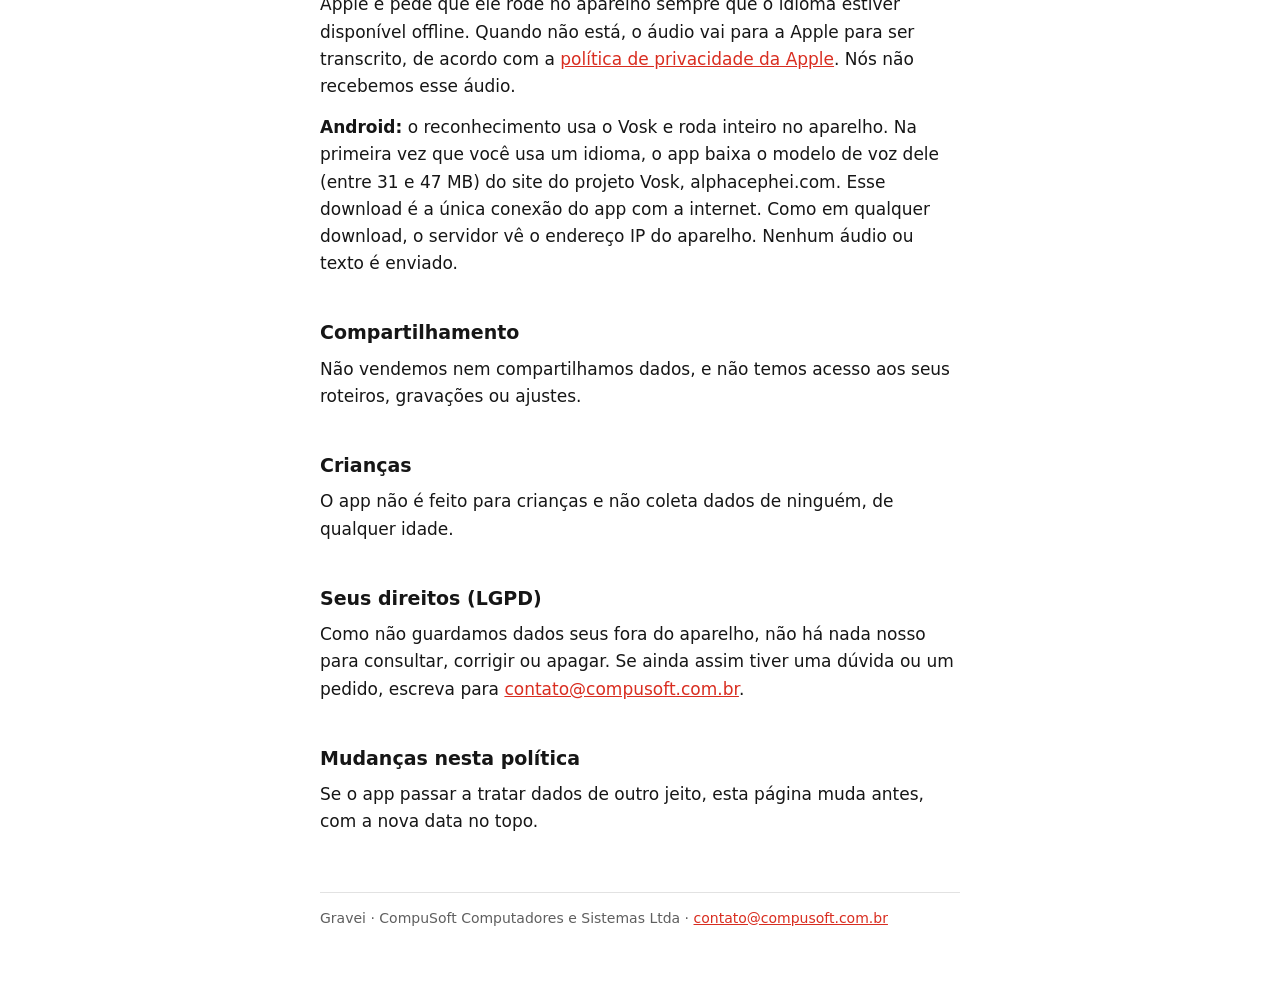
<file: privacy/pt/index.html>
<!doctype html>
<html lang="pt-BR">
<head>
<meta charset="utf-8">
<meta name="viewport" content="width=device-width, initial-scale=1">
<title>Política de privacidade do Gravei</title>
<meta name="color-scheme" content="light dark">
<link rel="stylesheet" href="../../style.css">
</head>
<body>
<main>
<div class="top">
<a class="brand" href="../../">Gravei<span>.</span></a>
<nav class="langs"><a href="../pt/" aria-current="page">PT</a><a href="../en/">EN</a><a href="../es/">ES</a><a href="../fr/">FR</a><a href="../de/">DE</a><a href="../it/">IT</a></nav>
</div>
<h1>Política de privacidade do Gravei</h1>
<p class="date">Última atualização: 10 de outubro de 2026</p>

<p class="lead">O Gravei é um teleprompter para iPhone, iPad e Android. Você cola o roteiro, lê enquanto a câmera grava, e o texto pode acompanhar a sua voz. Esta página explica o que acontece com as suas informações quando você usa o app.</p>

<h2>Resumo</h2>
<p>O Gravei não coleta dados pessoais. Não tem cadastro, anúncios, ferramentas de análise nem rastreamento. Nada do que você escreve, fala ou grava chega até nós.</p>

<h2>Quem é o responsável</h2>
<p>O Gravei é publicado pela CompuSoft Computadores e Sistemas Ltda. Dúvidas ou pedidos sobre privacidade: <a href="mailto:contato@compusoft.com.br">contato@compusoft.com.br</a>.</p>

<h2>O que fica guardado no seu aparelho</h2>
<ul>
<li>O último roteiro que você escreveu ou colou e os seus ajustes (velocidade, fonte, idioma, espelhamento e outros). Ficam só no armazenamento do app, para o texto não se perder quando você fecha.</li>
<li>O vídeo do take, enquanto você está na prévia. Se você salva, ele vai para a galeria do aparelho, no álbum "Gravei", e a cópia temporária é apagada. Se descarta, ele é apagado.</li>
</ul>
<p>Para apagar o roteiro, use o botão de limpar ou desinstale o app. Os vídeos salvos ficam na sua galeria e são apagados por lá, como qualquer outro vídeo.</p>

<h2>Permissões que o app pede</h2>
<ul>
<li><strong>Câmera:</strong> gravar você enquanto lê.</li>
<li><strong>Microfone:</strong> gravar o áudio do vídeo e, com a rolagem por voz ligada, acompanhar o que você fala.</li>
<li><strong>Reconhecimento de fala</strong> (iPhone e iPad, nas versões do sistema que pedem essa permissão): fazer o texto seguir a sua voz.</li>
<li><strong>Fotos:</strong> salvar os vídeos no álbum "Gravei" da galeria.</li>
</ul>
<p>Cada permissão é pedida só quando você usa o recurso e pode ser retirada a qualquer momento nos ajustes do aparelho. Sem câmera e microfone o app não grava, mas você continua escrevendo e editando o roteiro.</p>

<h2>Como funciona a rolagem por voz</h2>
<p><strong>iPhone e iPad com iOS ou iPadOS 26 ou mais novo:</strong> o reconhecimento de fala roda no próprio aparelho, pelo sistema da Apple. Na primeira vez que você usa um idioma, o sistema pode baixar da Apple o modelo de voz desse idioma.</p>
<p><strong>Versões anteriores do iOS:</strong> o app usa o reconhecimento de fala da Apple e pede que ele rode no aparelho sempre que o idioma estiver disponível offline. Quando não está, o áudio vai para a Apple para ser transcrito, de acordo com a <a href="https://www.apple.com/br/legal/privacy/">política de privacidade da Apple</a>. Nós não recebemos esse áudio.</p>
<p><strong>Android:</strong> o reconhecimento usa o Vosk e roda inteiro no aparelho. Na primeira vez que você usa um idioma, o app baixa o modelo de voz dele (entre 31 e 47 MB) do site do projeto Vosk, alphacephei.com. Esse download é a única conexão do app com a internet. Como em qualquer download, o servidor vê o endereço IP do aparelho. Nenhum áudio ou texto é enviado.</p>

<h2>Compartilhamento</h2>
<p>Não vendemos nem compartilhamos dados, e não temos acesso aos seus roteiros, gravações ou ajustes.</p>

<h2>Crianças</h2>
<p>O app não é feito para crianças e não coleta dados de ninguém, de qualquer idade.</p>

<h2>Seus direitos (LGPD)</h2>
<p>Como não guardamos dados seus fora do aparelho, não há nada nosso para consultar, corrigir ou apagar. Se ainda assim tiver uma dúvida ou um pedido, escreva para <a href="mailto:contato@compusoft.com.br">contato@compusoft.com.br</a>.</p>

<h2>Mudanças nesta política</h2>
<p>Se o app passar a tratar dados de outro jeito, esta página muda antes, com a nova data no topo.</p>

<footer>Gravei · CompuSoft Computadores e Sistemas Ltda · <a href="mailto:contato@compusoft.com.br">contato@compusoft.com.br</a></footer>
</main>
</body>
</html>
</file>
<file: style.css>
:root {
  --bg: #ffffff;
  --text: #161616;
  --muted: #5f5f5f;
  --rule: #e2e2e2;
  --accent: #d92d20;
}

@media (prefers-color-scheme: dark) {
  :root {
    --bg: #121212;
    --text: #ececec;
    --muted: #a0a0a0;
    --rule: #2c2c2c;
    --accent: #ff5a4e;
  }
}

* {
  box-sizing: border-box;
}

html {
  -webkit-text-size-adjust: 100%;
}

body {
  margin: 0;
  background: var(--bg);
  color: var(--text);
  font-family: -apple-system, system-ui, "Segoe UI", Roboto, "Helvetica Neue", sans-serif;
  font-size: 17px;
  line-height: 1.6;
}

main {
  max-width: 680px;
  margin: 0 auto;
  padding: 40px 20px 72px;
}

.top {
  display: flex;
  flex-wrap: wrap;
  justify-content: space-between;
  gap: 8px 16px;
  font-size: 14px;
  color: var(--muted);
  border-bottom: 1px solid var(--rule);
  padding-bottom: 14px;
  margin-bottom: 40px;
}

.brand {
  color: var(--text);
  font-weight: 700;
  text-decoration: none;
  letter-spacing: -0.01em;
}

.brand span {
  color: var(--accent);
}

.langs a {
  color: var(--muted);
  margin-left: 10px;
}

.langs a[aria-current="page"] {
  color: var(--text);
  font-weight: 600;
  text-decoration: none;
}

h1 {
  font-family: "Iowan Old Style", "Palatino Linotype", Palatino, Georgia, serif;
  font-weight: 600;
  font-size: 38px;
  line-height: 1.15;
  letter-spacing: -0.01em;
  margin: 0 0 8px;
}

.date {
  color: var(--muted);
  font-size: 14px;
  margin: 0 0 32px;
}

h2 {
  font-size: 19px;
  margin: 40px 0 8px;
}

p,
ul {
  margin: 0 0 14px;
}

ul {
  padding-left: 20px;
}

li {
  margin-bottom: 6px;
}

a {
  color: var(--accent);
}

.lead {
  font-size: 19px;
}

footer {
  margin-top: 56px;
  padding-top: 14px;
  border-top: 1px solid var(--rule);
  font-size: 14px;
  color: var(--muted);
}

@media (max-width: 480px) {
  main {
    padding-top: 24px;
  }

  h1 {
    font-size: 31px;
  }

  .langs a {
    margin: 0 10px 0 0;
  }
}
</file>
